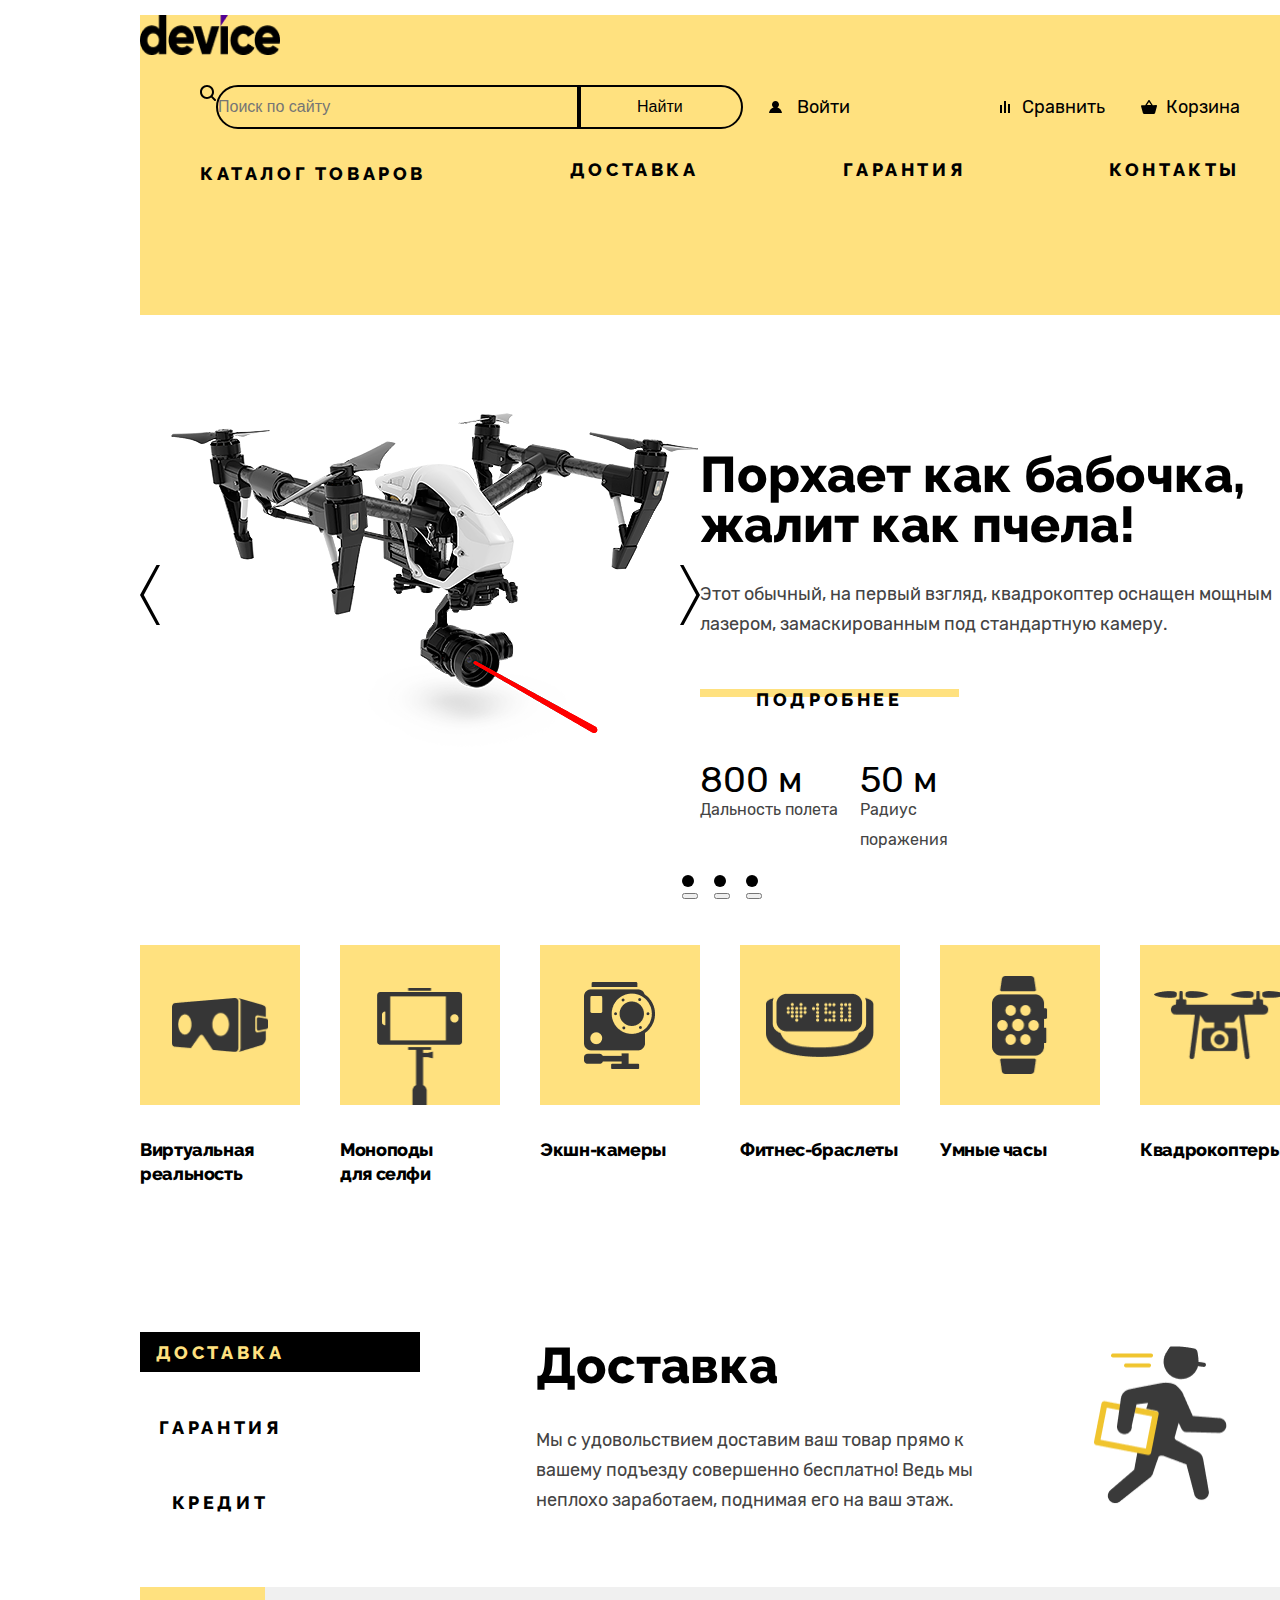
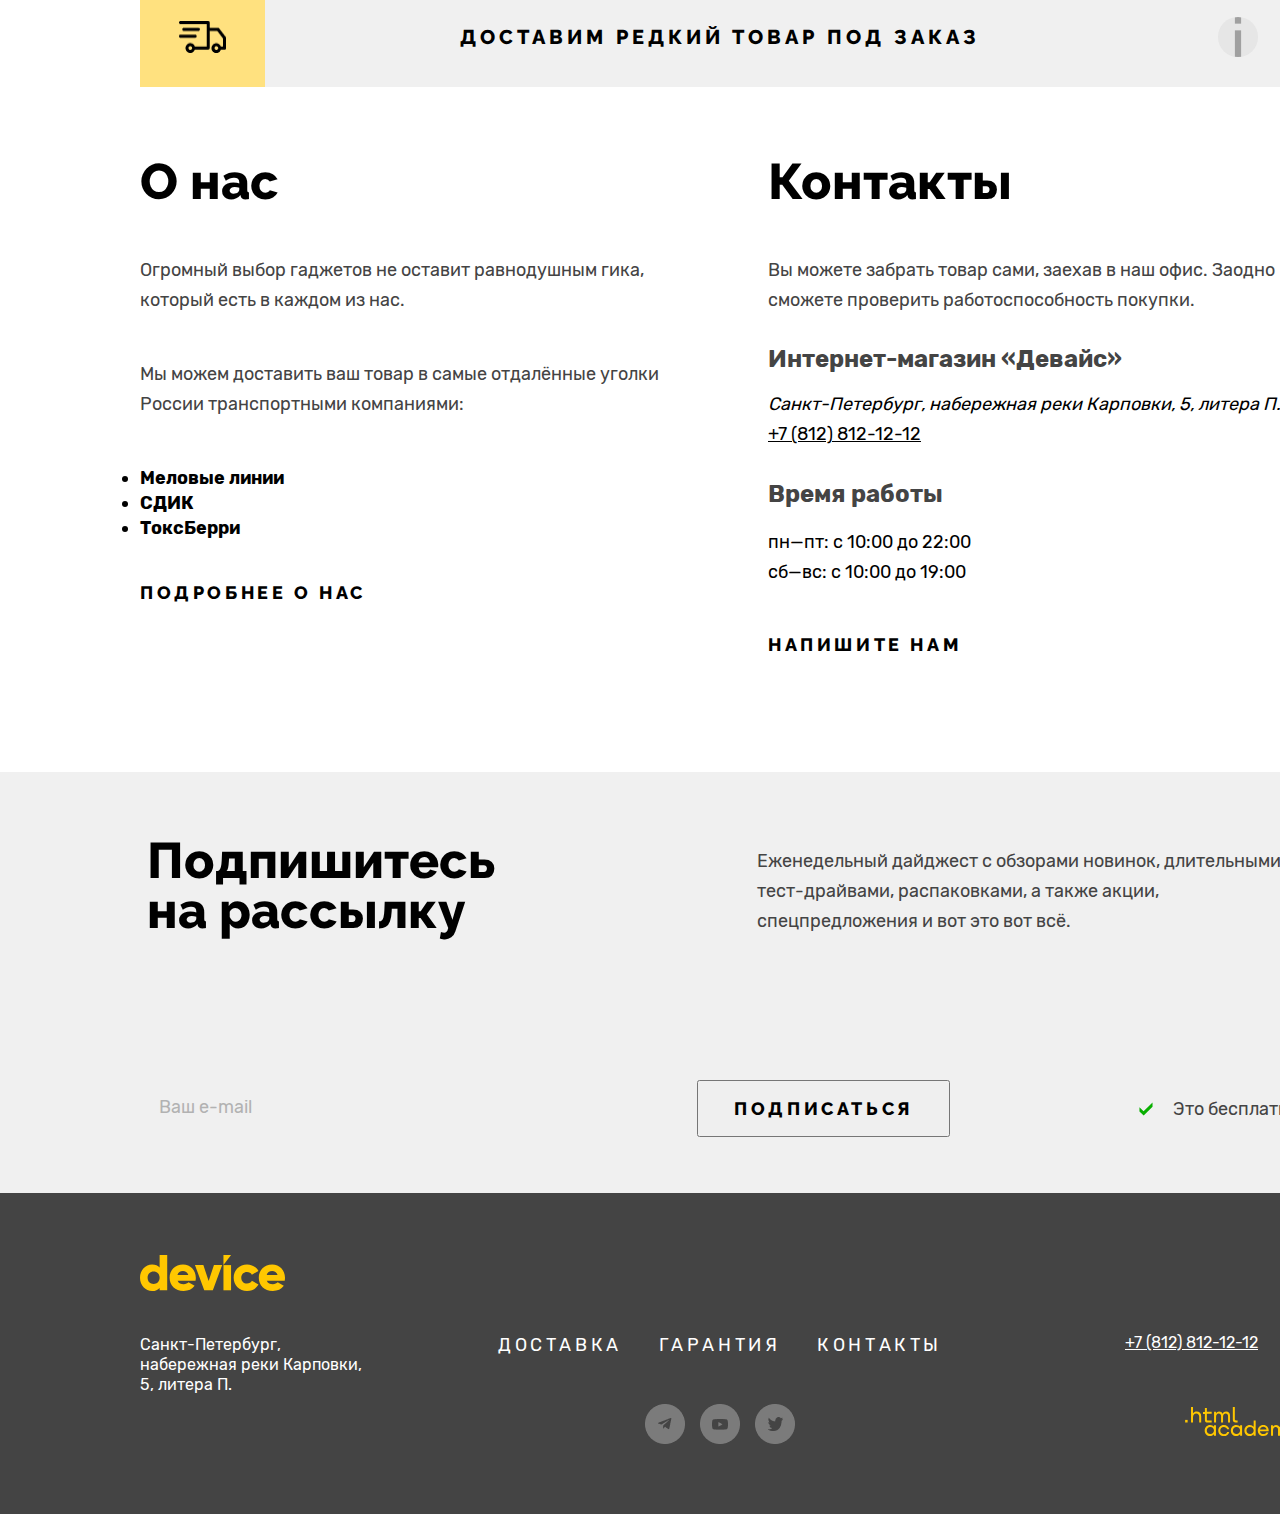
<file: index.html>
<!DOCTYPE html>
<html lang="ru">

  <head>
    <meta charset="utf-8">
    <title>HTML Academy: Девайс</title>
    <link rel="stylesheet" href="styles/styles.css">
  </head>
  <body>
    <div class="container-content">
      <header class="page-header">
        <div class="container-nav">
          <a class="logo-link" href="#">
            <img src="/images/logo.png" width="140px" height="40px" alt="logo-device">
          </a>
          <nav class="navigation">
            <ul class="navigation-use">
              <li class="navigation-use-serch">
                <div class="search-on-site">
                  <form class="form-serch" action="https://htmlacademy.ru/" method="post">
                    <label for="item-serch"></label>
                    <svg aria-hidden="true" focusable="false" width="16" height="16" viewBox="0 0 16 16" fill="none"
                      xmlns="http://www.w3.org/2000/svg">
                      <path
                        d="M15.7 14.3L12.6 11.2C13.5 10 14 8.6 14 7C14 3.1 10.9 0 7 0C3.1 0 0 3.1 0 7C0 10.9 3.1 14 7 14C8.6 14 10 13.5 11.2 12.6L14.3 15.7C14.5 15.9 14.7 16 15 16C15.6 16 16 15.6 16 15C16 14.8 15.9 14.5 15.7 14.3ZM2 7C2 4.2 4.2 2 7 2C9.8 2 12 4.2 12 7C12 9.8 9.8 12 7 12C4.2 12 2 9.8 2 7Z"
                        fill="black" />
                    </svg>
                    <input class="item-serch" type="text" id="item-serch" name="item-serch"
                      placeholder="Поиск по сайту">
                    <div class="btn-serch-wrapper">
                      <button class="btn-serch" type="submit">Найти</button>
                    </div>
                  </form>
                </div>
              </li>
              <li class="navigation-use-list enter">
                <div class="enter-wrapper">
                  <svg aria-hidden="true" focusable="false" width="13" height="12" viewBox="0 0 13 12" fill="none"
                    xmlns="http://www.w3.org/2000/svg">
                    <path
                      d="M0 12H13C12.8 9.4 10.9 7.2 8.3 6.5C9.3 5.9 10 4.8 10 3.5C10 1.6 8.4 0 6.5 0C4.6 0 3 1.6 3 3.5C3 4.8 3.7 5.9 4.7 6.5C2.1 7.2 0.2 9.4 0 12Z"
                      fill="black" />
                  </svg>
                  <a class="navigation-use-link" href="personal-entrance">Войти</a>
                </div>
              </li>
              <li class="navigation-use-list compare">
                <div class="compare-wrapper">
                  <svg aria-hidden="true" focusable="false" width="10" height="12" viewBox="0 0 10 12" fill="none"
                    xmlns="http://www.w3.org/2000/svg">
                    <path d="M6 0H4V12H6V0Z" fill="black" />
                    <path d="M2 4H0V12H2V4Z" fill="black" />
                    <path d="M10 3H8V12H10V3Z" fill="black" />
                  </svg>
                  <a class="navigation-use-link" href="compare">Сравнить</a>
                </div>
              </li>
              <li class="navigation-use-list cart">
                <div class="cart-wrapper">
                  <svg aria-hidden="true" focusable="false" width="16" height="14" viewBox="0 0 16 14" fill="none"
                    xmlns="http://www.w3.org/2000/svg">
                    <path
                      d="M15.3 5L11.8 5.2L8.6 0.3C8.5 0.1 8.2 0 8 0C7.8 0 7.5 0.1 7.4 0.3L4.2 5.2H0.7C0.3 5.2 0 5.5 0 5.9C0 6 0 6 0 6.1L1.9 12.9C2.1 13.6 2.6 14 3.3 14H12.7C13.4 14 13.9 13.6 14.1 12.9L16 6C16 5.9 16 5.9 16 5.8C16 5.4 15.7 5 15.3 5ZM8 1.9L10.2 5.1H5.9L8 1.9Z"
                      fill="black" />
                  </svg>
                  <a class="navigation-use-link" href="cart">Корзина</a>
                </div>
              </li>
            </ul>
            <ul class="navigation-serch">
              <li class="navigation-serch-list">
                <a class="navigation-serch-link" href="catalog">Каталог товаров</a>
                <!--
                <div class="navigation-catalog">
                  <ul class="navigation-catalog-menu">
                    <li class="nav_catalog-menu-list">
                      <a class="nav_catalog-menu-item" href="#">Виртуальная реальность</a>
                      <a class="nav_catalog-menu-item" href="#">Моноподы для cелфи</a>
                      <a class="nav_catalog-menu-item" href="#">Экшн-камеры</a>
                    </li>
                    <li class="nav_catalog-menu-list">
                      <a class="nav_catalog-menu-item" href="#">Фитнес-браслеты</a>
                      <a class="nav_catalog-menu-item" href="#">Умные часы</a>
                    </li>
                    <li class="nav_catalog-menu-list">
                      <a class="nav_catalog-menu-item" href="#">Квадрокоптеры</a>
                    </li>
                  </ul>
                </div>-->
              </li>
              <li class="navigation-list-service">
                <a class="navigation-serch-link" href="delivery">Доставка</a>
              </li>
              <li class="navigation-list-service">
                <a class="navigation-serch-link" href="guarantee">Гарантия</a>
              </li>
              <li class="navigation-list-service">
                <a class="navigation-serch-link" href="contacts">Контакты</a>
              </li>
            </ul>
          </nav>
        </div>
      </header>
    </div>
    <main class="main-index">
      <div class="container-content">
        <div class="container-slider-promo">
          <h1 class="visually-hidden">Интернет-магазин "DEVICE"</h1>
          <Section class="foto-device-types">
            <h2 class="visually-hidden">Топ девайсы</h2>
            <a class="foto-device-title visually-hidden">Фотогалерея</a>
            <div class="slider-wrapper">
              <img class="img-slider" src="/images/slider-quadrocopter.png" width="560px" height="560px"
                alt="quadrocopter">
              <div class="slider-controls">
                <button class="slider-button slider-prev" type="button">
                  <span class="visually-hidden">Предыдущее фото</span>
                </button>
                <button class="slider-button slider-next" type="button">
                  <span class="visually-hidden">Следующее фото</span>
                </button>
              </div>
            </div>
            <div class="slider-pagination-control">
              <ol class="slider-pagination">
                <li class="slider-pagination-item">
                  <button class="slider-pagination-button slider-pagination-button-current" type="button">
                    <span class="visually-hidden">1 фото</span>
                  </button>
                </li>
                <li class="slider-pagination-item">
                  <button class="slider-pagination-button" type="button">
                    <span class="visually-hidden">2 фото</span>
                  </button>
                </li>
                <li class="slider-pagination-item">
                  <button class="slider-pagination-button" type="button">
                    <span class="visually-hidden">3 фото</span>
                  </button>
                </li>
              </ol>
            </div>
          </Section>
          <section class="slider-description">
            <div class="slider-description-wrapper">
              <h2 class="visually-hidden">Описание промотоваров</h2>
              <img class="img-slider-namber" src="/images/zero-one.png" width="250px" height="135px"
                alt="slider-namber-one">
              <b class="slider-promo">Порхает как бабочка, жалит как пчела!</b>
              <p class="slider-text description">Этот обычный, на первый взгляд, квадрокоптер оснащен мощным лазером,
                замаскированным
                под
                стандартную камеру.</p>
              <a class="btn btn-line" href="#">Подробнее</a>
              <ul class="characteristics">
                <li class="characteristics-range">
                  <b class="characteristics-metrics">800 м</b>
                  <span class="characteristics-text">Дальность полета</span>
                </li>
                <li class="characteristics-radius">
                  <b class="characteristics-metrics">50 м</b>
                  <span class="characteristics-text">Радиус поражения</span>
                </li>
              </ul>
            </div>
            <!-- <img class="img-slider" src="/images/smart-bracelet-slider.png" width="560px" height="560px"
              alt="smart-bracelet">
            <img class="img-slider-namber" src="/images/zero-two.png" width="250px" height="135px"
              alt="slider-namber-one">
            <b class="slider-promo">Худеем правильно!</b>
            <p class="description">Мотивирующие фитнес-браслеты помогут найти в себе силы не пропускать занятия и
              соблюдать
              диету.</p>
            <a class="btn" href="#">Подробнее</a>
            <ul class="characteristics">
              <li class="characteristics-range">
                <b class="characteristics-metrics">48 часов </b>
                <span class="characteristics-text">Без подзарядки</span>
              </li>
            </ul>
            <img class="img-slider" src="/images/selfie-stick-slider.png" width="560px" height="560px"
              alt="selfie-stick">
            <img class="img-slider-namber" src="/images/zero-three.png" width="250px" height="135px"
              alt="slider-namber-one">
            <b class="slider-promo">Делай селфи, как Бен Стиллер! </b>
            <p class="description">Самая длинная палка для селфи доступна в нашем магазине. Восемь (Восемь, Карл!)
              метров
              длиной и весом всего 5 кг.</p>
            <a class="btn" href="#">Подробнее</a>
            <ul class="characteristics">
              <li class="characteristics-range">
                <b class="characteristics-metrics">8,5 м </b>
                <span class="characteristics-text">Длина палки</span>
              </li>
              <li class="characteristics-radius">
                <b class="characteristics-metrics">5 кг </b>
                <span class="characteristics-text">Вес палки</span>
              </li>
              <li class="characteristics-radius">
                <b class="characteristics-metrics">Карбон </b>
                <span class="characteristics-text">Материал</span>
              </li>
            </ul>
            -->
          </section>
        </div>
        <section class="gadgets">
          <h2 class="visually-hidden">категории гаджетов</h2>
          <ul class="gadget-categories">
            <li class="product-category">
              <a class="product-category-link" href="#">
                <div class="product-category-img">
                  <img class="category-img-item" src="images/virtual-reality.png" alt="Виртуальная реальность"
                    width="96.95px" height="54.99px">
                </div>
                <p class="product-category-name">Виртуальная реальность</p>
              </a>
            </li>
            <li class="product-category">
              <a class="product-category-link" href="#">
                <div class="product-category-img-mono">
                  <img class="category-img-item" src="images/selfie-stick.png" alt="Моноподы для селфи" width="85.87px"
                    height="117px">
                </div>
                <p class="product-category-name">Моноподы<br>для селфи</p>
              </a>
            </li>
            <li class="product-category">
              <a class="product-category-link" href="#">
                <div class="product-category-img">
                  <img class="category-img-item" src="/images/camera.png" alt="Экшн-камеры" width="71.02px"
                    height="87px">
                </div>
                <p class="product-category-name">Экшн-камеры</p>
              </a>
            </li>
            <li class="product-category">
              <a class="product-category-link" href="#">
                <div class="product-category-img">
                  <img class="category-img-item" src="images/smart-bracelet.png" alt="Фитнес-браслеты" width="107.31px"
                    height="64.99px">
                </div>
                <p class="product-category-name">Фитнес-браслеты</p>
              </a>
            </li>
            <li class="product-category">
              <a class="product-category-link" href="#">
                <div class="product-category-img">
                  <img class="category-img-item" src="images/watch.png" alt="Умные часы" width="56.01px"
                    height="97.98px">
                </div>
                <p class="product-category-name">Умные часы</p>
              </a>
            </li>
            <li class="product-category">
              <a class="product-category-link" href="#">
                <div class="product-category-img">
                  <img class="category-img-item" src="images/quadrocopter.png" alt="Квадрокоптеры" width="132.03px"
                    height="69.01px">
                </div>
                <p class="product-category-name">Квадрокоптеры</p>
              </a>
            </li>
          </ul>
        </section>
      </div>
      <div class="container">
        <div class="services-container">
          <section class="services">
            <div class="services-list-wrapper">
              <h2 class="visually-hidden">Сервисы магазина</h2>
              <a class="delivery-btn" href="#"><span class="delivery-btn-text">доставка</span></a>
              <a class="btn btn-services" href="#">гарантия</a>
              <a class="btn btn-services" href="#">кредит</a>
            </div>
            <div class="services-description-wrapper">
              <h3 class="delivery-services">Доставка</h3>
              <p class="description services-description">Мы с удовольствием доставим ваш товар прямо к вашему подъезду
                совершенно бесплатно!
                Ведь
                мы неплохо заработаем, поднимая его на ваш этаж.</p>
            </div>
            <div class="services-img-wrapper">
              <img class="services-img" src="images/delivery-man.png" alt="delivery-man" width="136px" height="164px">
            </div>
            <!-- <h3 class="delivery-services">Гарантия</h3>
            <p class="description">Если из-за возгорания купленного у нас товара у вассгорит дом — не переживайте, мы
              выдадим вам новый. Товар, не дом, конечно же.</p>
            <img class="services-img" src="images/guarantees.png" alt="guarantees" width="171px" height="195px">
            <h3 class="delivery-services">Кредит</h3>
            <p class="description">Залезть в долговую яму стало проще! Кредитные консультанты подберут для вас наиболее
              выгодные условия кредита. Выгодные для банка, разумеется.</p>
            <img class="services-img" src="images/credit.png" alt="credit" width="156px" height="188px">
          </section>
          -->
        </div>
        <div class="container-content">
          <section class="special-delivery">
            <H2 class="visually-hidden">Специальная доставка</H2>
            <div class="spec-del-img-wrapper">
              <img class="special-delivery-img" src="images/delivery-car.png" alt="delivery-car" width="47px"
                height="31.1px">
            </div>
            <p class="special-delivery-text">доставим редкий товар под заказ</p>
            <div class="spec-del-inf-wrapper">
              <img class="special-delivery-information" src="images/i.svg" alt="i" width="2px" height="12px">
            </div>
          </section>
        </div>
        <div class="information-wrapper">
          <section class="information-about-us">
            <h2 class="contacts-title">О нас</h2>
            <div class="about-us-wrapper">
              <p class="description">Огромный выбор гаджетов не оставит равнодушным гика, который есть в каждом из нас.
              </p>
              <p class="description">Мы можем доставить ваш товар в самые отдалённые уголки России транспортными
                компаниями:
              </p>
              <ul class="delivery-companies">
                <li class="delivery-companies-list">
                  <p class="delivery-companies-name">Меловые линии</p>
                </li>
                <li class="delivery-companies-list">
                  <p class="delivery-companies-name">СДИК</p>
                </li>
                <li class="delivery-companies-list">
                  <p class="delivery-companies-name">ТоксБерри</p>
                </li>
              </ul>
              <a class="btn" href="#">Подробнее о нас</a>
            </div>
          </section>
          <section class="contacts">
            <h2 class="contacts-title">Контакты</h2>
            <div class="contacts-wrapper">
              <p class="description">Вы можете забрать товар сами, заехав в наш офис. Заодно сможете проверить
                работоспособность покупки. </p>
              <div class="contacts-address-wrapper">
                <h3 class="contacts-subtitle">Интернет-магазин «Девайс»</h3>
                <address class="contacts-address">
                  <p class="contacts-address-text">Санкт-Петербург, набережная реки Карповки, 5, литера П.</p>
                  <a class="contacts-phone" href="tel:+78128121212">+7 (812) 812-12-12</a>
                </address>
              </div>
              <div class="contacts-time-wrapper">
                <h3 class="contacts-subtitle">Время работы</h3>
                <ul class="contacts-schedule">
                  <li class="contacts-schedule-item">пн—пт: с 10:00 до 22:00</li>
                  <li class="contacts-schedule-item">сб—вс: с 10:00 до 19:00</li>
                </ul>
              </div>
              <a class="btn" href="#">Напишите нам</a>
            </div>
          </section>
        </div>
      </div>
      <div class="container">
        <section class="subscription">
          <div class="subscription-text-wrapper">
            <div class="subscription-title-wrapper">
              <h2 class="subscription-title">Подпишитесь на рассылку</h2>
            </div>
            <div class="subscription-description-wrapper">
              <p class="description">Еженедельный дайджест с обзорами новинок, длительными тест-драйвами, распаковками,
                а также акции,
                спецпредложения и вот это вот всё.</p>
            </div>
          </div>
          <div class="subscription-form-wrapper">
            <form class="subscription-form" action="https://echo.htmlacademy.ru/" method="post">
              <p class="subscription-form-mail">
                <label class="form-label" for="subscription-mail"></label>
                <input class="subscription-mail-text" type="text" id="subscription-mail" name="subscription-mail"
                  placeholder="Ваш e-mail">
              </p>
            </form>
            <button class="subscription-btn" type="submit">Подписаться</button>
            <div class="clearing">
              <img class="clearing-img" src="images/check-mark.svg" alt="check-mark" width="14px" height="14px">
              <p class="description clearing-text">Это бесплатно</p>
            </div>
          </div>
        </section>
      </div>
    </main>
    <div class="container">
      <footer class="footer-page">
        <h2 class="visually-hidden">Контактная информация</h2>
        <section class="footer-address">
          <h3 class="visually-hidden">Адрес</h3>
          <address class="footer-address-name">
            <img src="/images/logo-fotter.svg" width="145px" height="36px" alt="logo-device-fotter">
            <p class="description-address">Санкт-Петербург, набережная реки Карповки, 5, литера П.</p>
          </address>
        </section>
        <div class="footer-nav-social-wapper">
          <section class="footer-nav">
            <h3 class="visually-hidden">Навигация</h3>
            <ul class="footer-nav-serch">
              <li class="footer-nav-serch-list">
                <a class="footer-nav-serch-link" href="delivery">Доставка</a>
              </li>
              <li class="footer-nav-serch-list">
                <a class="footer-nav-serch-link" href="guarantee">Гарантия</a>
              </li>
              <li class="footer-nav-serch-list">
                <a class="footer-nav-serch-link" href="contacts">Контакты</a>
              </li>
            </ul>
          </section>
          <section class="footer-social">
            <h3 class="visually-hidden">Социальные сети</h3>
            <ul class="footer-social-list">
              <li class="footer-social-item">
                <a class="social-button telegram" href="#">
                  <img src="images/telegram.png" width="40px" height="40px" alt="telegram">
                  <span class="visually-hidden">Telegram</span>
                </a>
              </li>
              <li class="footer-social-item">
                <a class="social-button youtube" href="#">
                  <img src="images/youtube.png" width="40px" height="40px" alt="youtube">
                  <span class="visually-hidden">YouTube</span>
                </a>
              </li>
              <li class="footer-social-item">
                <a class="social-button twiter " href="#">
                  <img src="images/twitter.png" width="40px" height="40px" alt="twitter">
                  <span class="visually-hidden">Twiter</span>
                </a>
              </li>
            </ul>
          </section>
        </div>
        <section class="footer-phone">
          <h3 class="visually-hidden">Телефон</h3>
          <a class="footer-contacts-phone" href="tel:+78128121212">+7 (812) 812-12-12</a>
          <a class="footer-html-logo" href="#">
            <img src="images/html-academy.svg" alt="logo-html" width="114.9px" height="32.9px">
          </a>
        </section>
      </footer>
    </div>
  </body>

</html>
</file>
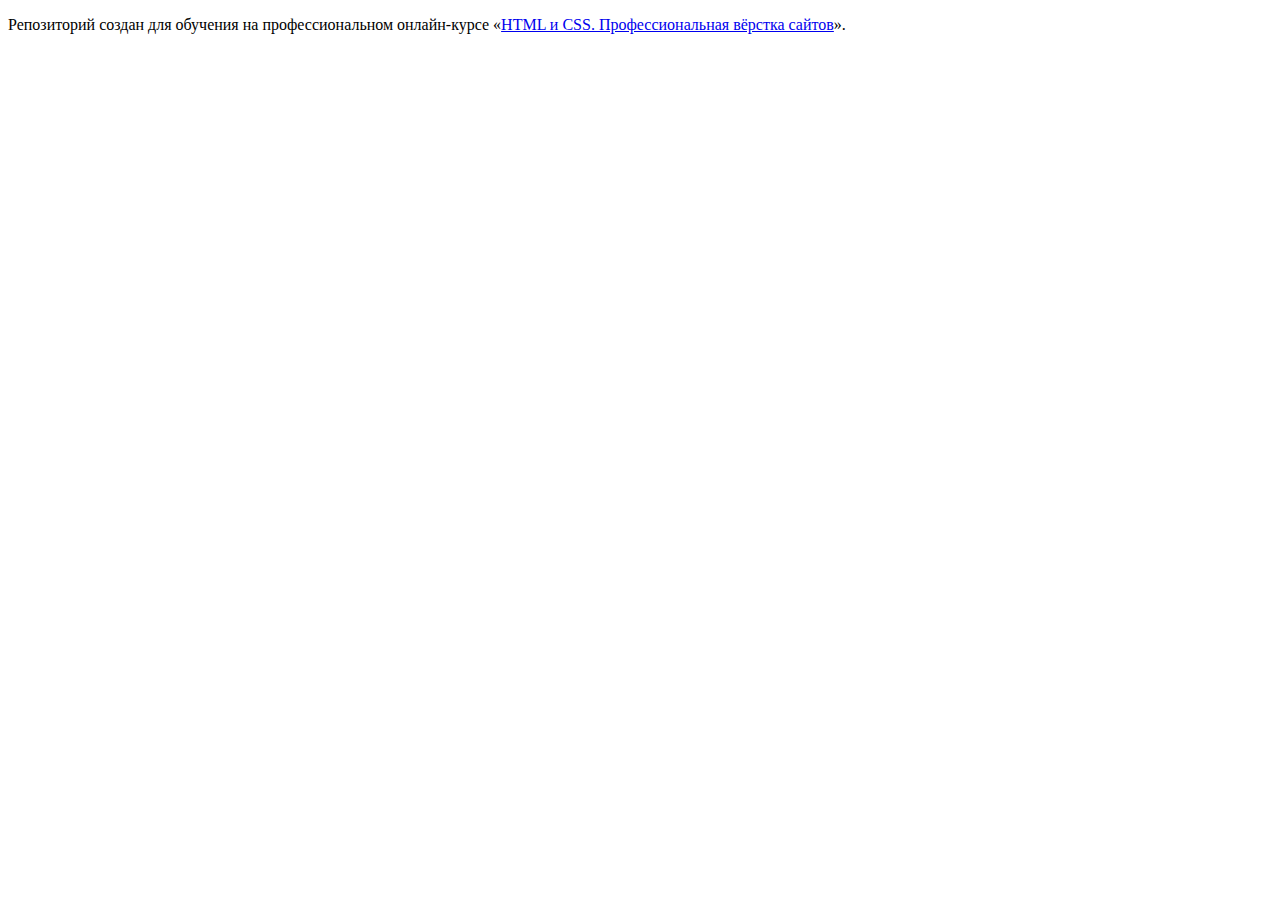
<file: master/index.html>
<!DOCTYPE html>
<html lang="ru">
  <head>
    <meta charset="utf-8">
    <title>HTML Academy: Девайс</title>
    <base href="https://htmlacademy-htmlcss.github.io/2198327-device-35/master/">
</head>
  <body>

    <p>Репозиторий создан для обучения на профессиональном онлайн‑курсе «<a href="https://htmlacademy.ru/intensive/htmlcss">HTML и CSS. Профессиональная вёрстка сайтов</a>».</p>

  </body>
</html>
</file>
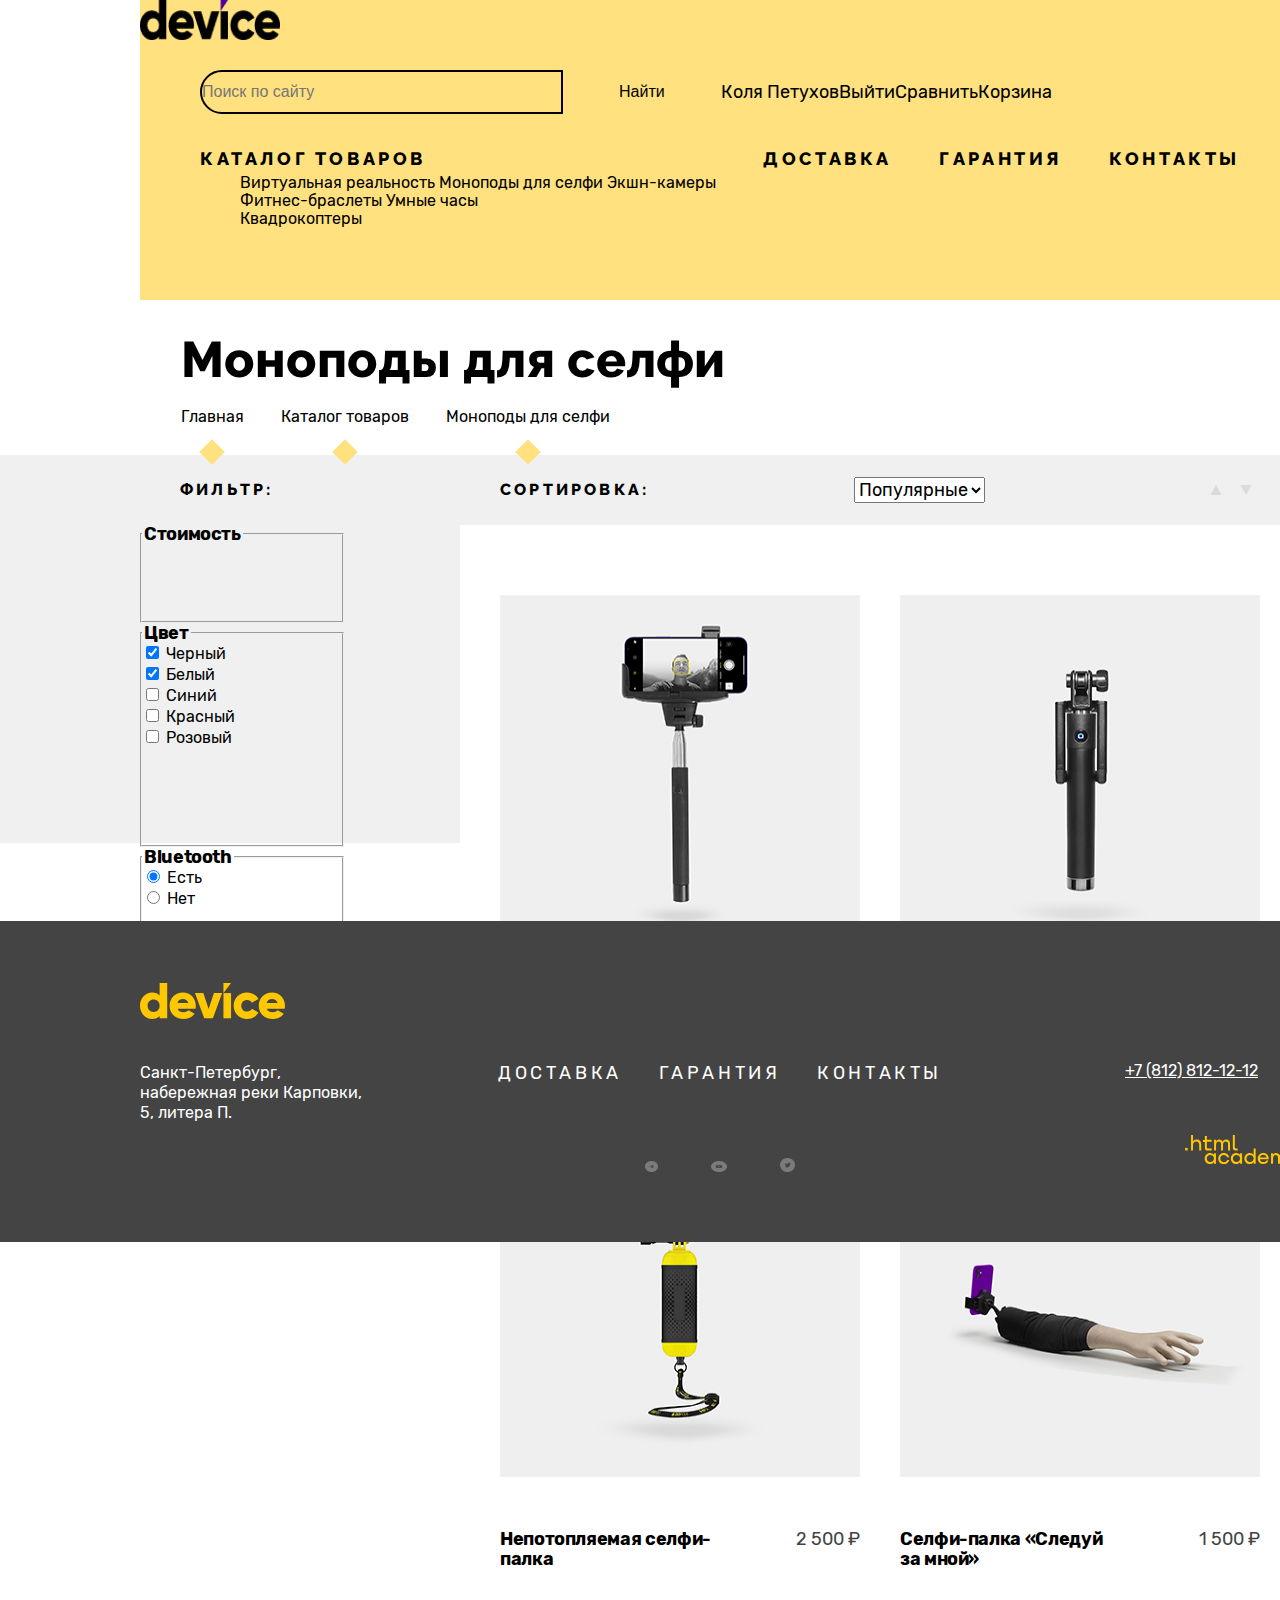
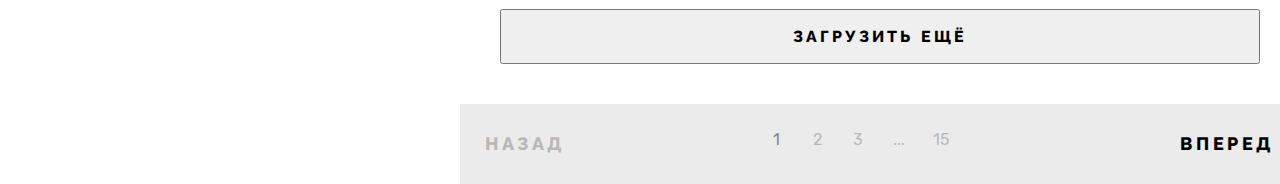
<file: catalog.html>
<!DOCTYPE html>
<html lang="ru">

  <head>
    <meta charset="utf-8">
    <title>Каталог Девайс</title>
    <link rel="stylesheet" href="styles/styles.css">
  </head>

  <body>
    <div class="container-content">
      <header class="page-header">
        <a class="logo-link" href="#">
          <img src="/images/logo.png" alt="logo-device" width="140px" height="40px">
        </a>
        <nav class="navigation">
          <ul class="navigation-use">
            <li class="navigation-use-serch">
              <div class="search-on-site">
                <form class="form-serch" action="https://htmlacademy.ru/" method="post">
                  <label for="item-serch"></label>
                  <input class="item-serch" type="text" id="item-serch" name="item-serch" placeholder="Поиск по сайту">
                  <button class="btn-serch" type="submit">Найти</button>
                </form>
              </div>
            </li>
            <li class="navigation-use-list">
              <a class="navigation-use-link" href="personal-entrance">Коля Петухов</a>
            </li>
            <li class="navigation-use-list">
              <a class="navigation-use-link" href="personal-entrance">Выйти</a>
            </li>
            <li class="navigation-use-list">
              <a class="navigation-use-link" href="compare">Сравнить</a>
            </li>
            <li class="navigation-use-list">
              <a class="navigation-use-link" href="cart">Корзина</a>
            </li>
          </ul>
          <ul class="navigation-serch">
            <li class="navigation-serch-list">
              <a class="navigation-serch-link" href="catalog">Каталог товаров</a>
              <div class="navigation-catalog">
                <ul class="navigation-catalog-menu">
                  <li class="nav_catalog-menu-list">
                    <a class="nav_catalog-menu-item" href="#">Виртуальная реальность</a>
                    <a class="nav_catalog-menu-item" href="#">Моноподы для cелфи</a>
                    <a class="nav_catalog-menu-item" href="#">Экшн-камеры</a>
                  </li>
                  <li class="nav_catalog-menu-list">
                    <a class="nav_catalog-menu-item" href="#">Фитнес-браслеты</a>
                    <a class="nav_catalog-menu-item" href="#">Умные часы</a>
                  </li>
                  <li class="nav_catalog-menu-list">
                    <a class="nav_catalog-menu-item" href="#">Квадрокоптеры</a>
                  </li>
                </ul>
              </div>
            </li>
            <li class="navigation-serch-list">
              <a class="navigation-serch-link" href="delivery">Доставка</a>
            </li>
            <li class="navigation-serch-list">
              <a class="navigation-serch-link" href="guarantee">Гарантия</a>
            </li>
            <li class="navigation-serch-list">
              <a class="navigation-serch-link" href="contacts">Контакты</a>
            </li>
        </nav>
      </header>
    </div>
    <main class="main-catalog">
      <header class="inner-header">
        <h1 class="inner-header-title">Моноподы для селфи</h1>
        <ul class="breadcrumbs">
          <li class="breadcrumbs-item">
            <a class="breadcrumbs-link" href="index.html">Главная</a>
          </li>
          <li class="breadcrumbs-item">
            <a class="breadcrumbs-link" href="index.html">Каталог товаров</a>
          </li>
          <li class="breadcrumbs-item">
            <a class="breadcrumbs-link">Моноподы для селфи</a>
          </li>
        </ul>
      </header>
      <section class="catalog-products">
        <div class="catalog-products-container">
          <div class="catalog-wrapper">
            <h2 class="catalog-filter"><span class="filter">фильтр:</span></h2>
            <fieldset class="catalog-filter-price">
              <legend class="catalog-filter-title">Стоимость</legend>
            </fieldset>
            <form class="catalog-filter-form" action="https://echo.htmlacademy.ru/" method="get">
              <fieldset class="catalog-filter-color">
                <legend class="catalog-filter-title">Цвет</legend>
                <ul class="catalog-filter-list">
                  <li class="catalog-filter-item">
                    <label class="control">
                      <input class="control-input" type="checkbox" name="black" checked>
                      Черный
                    </label>
                  </li>
                  <li class="catalog-filter-item">
                    <label class="control">
                      <input class="control-input" type="checkbox" name="White" checked>
                      Белый
                    </label>
                  </li>
                  <li class="catalog-filter-item">
                    <label class="control">
                      <input class="control-input" type="checkbox" name="blue">
                      Синий
                    </label>
                  </li>
                  <li class="catalog-filter-item">
                    <label class="control">
                      <input class="control-input" type="checkbox" name="red">
                      Красный
                    </label>
                  </li>
                  <li class="catalog-filter-item">
                    <label class="control">
                      <input class="control-input" type="checkbox" name="pink">
                      Розовый
                    </label>
                  </li>
                </ul>
              </fieldset>
              <fieldset class="catalog-filter-buetooth">
                <legend class="catalog-filter-title">Bluetooth</legend>
                <ul class="catalog-filter-list">
                  <li class="catalog-filter-item">
                    <label class="control">
                      <input class="control-input" type="radio" name="product-group" value="There-is" checked>
                      Есть
                    </label>
                  </li>
                  <li class="catalog-filter-item">
                    <label class="control">
                      <input class="control-input" type="radio" name="product-group" value="not">
                      Нет
                    </label>
                  </li>
                </ul>
              </fieldset>
              <div class="btn-catalog">
                <a class="btn" type="submit">Показать</a>
              </div>
            </form>
          </div>
          <div class="catalog-filter-wrapper">
            <div class="sorting-menu">
              <h2 class="filter">сортировка:</h2>
              <div class="select-menu">
                <select class="select-control popular-text" aria-label="Популярные">
                  <option value="popular">Популярные</option>
                  <option value="cheap"></option>
                  <option value="expensive"></option>
                </select>
              </div>
              <div class="change-sheet">
                <a class="button-up" href="#">
                  <svg class="navigation-icon" aria-hidden="true" focusable="false" width="12" height="10"
                    viewBox="0 0 12 10" fill="none" xmlns="http://www.w3.org/2000/svg">
                    <path d="M6 0L11.5 10H0.5" />
                  </svg>
                  <span class="visually-hidden">список вверх</span>
                </a>
                <a class="button-down" href="#">
                  <svg class="navigation-icon" aria-hidden="true" focusable="false" width="12" height="10"
                    viewBox="0 0 12 10" fill="none" xmlns="http://www.w3.org/2000/svg">
                    <path d="M6 10L0.499999 9.61651e-07L11.5 0" />
                  </svg>
                  <span class="visually-hidden">список вниз</span>
                </a>
              </div>
            </div>
            <div class="product-catalog-list">
              <ul class="product-list">
                <div class="product-card-first-line">
                  <li class="product-card">
                    <a class="product-card-link" href="product.html">
                      <img class="product-card-image" src="images/product-1.jpg" width="360px" height="360px"
                        alt="Любительская селфи-палка">
                    </a>
                    <div class="product-text-wrapper">
                      <span class="product-card-title">Любительская селфи-палка</span>
                      <b class="product-card-price">500 ₽</b>
                    </div>
                  </li>
                  <li class="product-card">
                    <a class="product-card-link" href="#">
                      <img class="product-card-image" src="images/product-2.jpg" width="360px" height="360px"
                        alt="Профессиональная селфи-палка">
                    </a>
                    <div class="product-text-wrapper">
                      <span class="product-card-title">Профессиональная селфи-палка</span>
                      <b class="product-card-price">1 500 ₽</b>
                    </div>
                  </li>
                </div>
                <div class="product-card-first-line">
                  <li class="product-card">
                    <a class="product-card-link" href="#">
                      <img class="product-card-image" src="images/product-3.jpg" width="360px" height="360px"
                        alt="Непотопляемая селфи-палка">
                    </a>
                    <div class="product-text-wrapper">
                      <span class="product-card-title">Непотопляемая селфи-палка</span>
                      <b class="product-card-price">2 500 ₽</b>
                    </div>
                  </li>
                  <li class="product-card">
                    <a class="product-card-link" href="#">
                      <img class="product-card-image" src="images/product-4.jpg" width="360px" height="360px"
                        alt="Селфи-палка «Следуй за мной»">
                    </a>
                    <div class="product-text-wrapper">
                      <span class="product-card-title">Селфи-палка «Следуй за мной»</span>
                      <b class="product-card-price">1 500 ₽</b>
                    </div>
                  </li>
                </div>
              </ul>
              <div class="show-more-wrapper">
                <button class="button-show-more" type="button"><span class="show-more-text">Загрузить
                    ещё</span></button>
              </div>
              <div class="pagination">
                <div class="pagination-button">
                  <a class="pagination-prev pagination-disabled">
                    <span class="pagination-back">Назад</span>
                  </a>
                </div>
                <ul class="pagination-namber">
                  <li class="pagination-item">
                    <a class="pagination-link pagination-current">1</a>
                  </li>
                  <li class="pagination-item">
                    <a class="pagination-link" href="#">2</a>
                  </li>
                  <li class="pagination-item">
                    <a class="pagination-link" href="#">3</a>
                  </li>
                  <li class="pagination-item">
                    <a class="pagination-link" href="#">...</a>
                  </li>
                  <li class="pagination-item">
                    <a class="pagination-link" href="#">15</a>
                  </li>
                </ul>
                <div class="pagination-button">
                  <a class="pagination-next" href="#">
                    <span class="pagination-forward">Вперед</span>
                  </a>
                </div>
              </div>
            </div>
          </div>
        </div>
      </section>
    </main>
    <div class="container">
      <footer class="footer-page">
        <h2 class="visually-hidden">Контактная информация</h2>
        <section class="footer-address">
          <h3 class="visually-hidden">Адрес</h3>
          <address class="footer-address-name">
            <img src="/images/logo-fotter.svg" width="145px" height="36px" alt="logo-device-fotter">
            <p class="description-address">Санкт-Петербург, набережная реки Карповки, 5, литера П.</p>
          </address>
        </section>
        <div class="footer-nav-social-wapper">
          <section class="footer-nav">
            <h3 class="visually-hidden">Навигация</h3>
            <ul class="footer-nav-serch">
              <li class="footer-nav-serch-list">
                <a class="footer-nav-serch-link" href="delivery">Доставка</a>
              </li>
              <li class="footer-nav-serch-list">
                <a class="footer-nav-serch-link" href="guarantee">Гарантия</a>
              </li>
              <li class="footer-nav-serch-list">
                <a class="footer-nav-serch-link" href="contacts">Контакты</a>
              </li>
            </ul>
          </section>
          <section class="footer-social">
            <h3 class="visually-hidden">Социальные сети</h3>
            <ul class="footer-social-list">
              <li class="footer-social-item">
                <a class="social-button telegram" href="#">
                  <img src="images/telegram.png" width="13.34px" height="11.19px" alt="telegram">
                  <span class="visually-hidden">Telegram</span>
                </a>
              </li>
              <li class="footer-social-item">
                <a class="social-button youtube" href="#">
                  <img src="images/youtube.png" width="16px" height="10.67px" alt="youtube">
                  <span class="visually-hidden">YouTube</span>
                </a>
              </li>
              <li class="footer-social-item">
                <a class="social-button twiter " href="#">
                  <img src="images/twitter.png" width="15px" height="14.06px" alt="twitter">
                  <span class="visually-hidden">Twiter</span>
                </a>
              </li>
            </ul>
          </section>
        </div>
        <section class="footer-phone">
          <h3 class="visually-hidden">Телефон</h3>
          <a class="footer-contacts-phone" href="tel:+78128121212">+7 (812) 812-12-12</a>
          <a class="footer-html-logo" href="#">
            <img src="images/html-academy.svg" alt="logo-html" width="114.9px" height="32.9px">
          </a>
        </section>
      </footer>
    </div>
  </body>
</html>
</file>
<file: styles/styles.css>
@font-face {
  font-family: "Raleway";
  font-style: normal;
  font-weight: 800;
  src: url("../fonts/raleway/raleway-800.woff2") format("woff2");
  font-display: swap;
}
@font-face {
  font-family: "Rubik";
  font-style: normal;
  font-weight: 400;
  src: url("../fonts/rubik/rubik-400.woff2") format("woff2");
  font-display: swap;
}
@font-face {
  font-family: "Rubik";
  font-style: normal;
  font-weight: 700;
  src: url("../fonts/rubik/rubik-700.woff2") format("woff2");
  font-display: swap;
}
html {
  height: 100%;
}
body {
  margin: 0;
  display: flex;
  flex-direction: column;
  position: absolute;
  min-height: 100%;
  font-family: "Rubik", sans-serif;
  font-size: 18px;
  line-height: 30px;
  color: #000000;
  background-color: #ffffff;

}

.visually-hidden {
  position: absolute;
  width: 1px;
  height: 1px;
  margin: -1px;
  padding: 0;
  border: 0;
  clip: rect(0 0 0 0);
  overflow: hidden;
}

.container {
  width: 1440px;
}

.container-content {
  margin: 0 auto;
  width: 1160px;
}

.main-catalog {
  flex-grow: 1;
  margin-bottom: 78px;
}

.container-menu {
  margin: 0;
  width: 1079px;
}

.page-header {
  width: 1160px;
  height: 300px;
  margin-top: 40px;
  margin: 0 auto;
  background: #FFE17F;
}
.container-nav {
  display: flex;
  flex-direction: column;
  justify-content: space-between;
  margin-top: 15px;
}
.logo-link {
  display: flex;
  Width: 145px;
  padding: 0;
  margin-bottom: 30px;
}

.logo-link :hover {
  opacity: 0.6;
}

.logo-link :focus {
  outline: 2px solid #AF4FFF;
  border-color: aqua;
}


.logo-link :active {
  opacity: 0.3;
}



.navigation {

}
.navigation-use {
  display: flex;
  flex-wrap: wrap;
  list-style-type: none;
  align-items: center;
  width: 1040px;
  margin: 0 auto;
  padding: 0;
}
.navigation-use-serch {
  display: flex;
  flex-wrap: wrap;
  align-items: center;
}
.search-on-site {

}
.form-serch {
  display: flex;
  min-width: 517px;
  min-height: 40px;
}
.item-serch {
  width: 359px;
  height: 40px;
  font-size: 16px;
  line-height: 20px;
  color: #000000;
  background: none;
  border: 2px solid #000000;
  border-radius: 50px 0 0 50px;
  margin: 0;
  padding: 0;
}

.btn-serch-wrapper {
  width: 160px;
  height: 40px;
  border: 2px solid #000000;
  border-radius: 0 50px 50px 0;
}

.btn-serch {
  color: #000000;
  background: none;
  font-size: 16px;
  line-height: 20px;
  border: none;
  padding: 10px 56px 10px 56px;
}
.navigation-use-list {

}
.enter {
  min-height: 30px;
  margin-left: 26px;
  margin-right: auto;
}

.enter-wrapper {
  display: flex;
  justify-content: space-between;
  align-items: center;
  width: 81px;
  height: 30px;
}

.compare {
  min-width: 105px;
  min-height: 30px;
}

.cart {
  min-height: 30px;
  min-width: 99px;
}

.cart-wrapper {
  display: flex;
  justify-content: space-between;
  align-items: center;
  width: 99px;
  height: 30px;
}

.navigation-use-link {
  font-weight: 400;
  color: #000000;
  text-decoration: none;
}

.navigation-serch {
  display: flex;
  flex-wrap: wrap;
  justify-content: space-between;
  list-style-type: none;
  width: 1040px;
  margin: 0 auto;
  padding: 0;
  margin-top: 30px;
}

.navigation-serch-list {

}

.compare-wrapper {
  display: flex;
  justify-content: space-between;
  align-items: center;
  width: 105px;
  height: 30px;
  margin-right: 36px;
}

.navigation-list-service {
  display: flex;
  flex-direction: row;
  justify-content: space-between;
}


.navigation-serch-link {
  font-family: "Raleway", sans-serif;
  line-height: 21px;
  letter-spacing: 0.2em;
  text-transform: uppercase;
  text-decoration: none;
  color: #000000;
}

.navigation-catalog {

}
.navigation-catalog-menu {

}
.nav_catalog-menu-list {
  font-family: "Rubik", sans-serif;
  font-weight: 400;
  font-size: 16px;
  line-height: 18px;
  list-style-type: none;
}

.nav_catalog-menu-item {
  color: #000000;
  text-decoration: none;
}
.main-index {

}
.container-slider-promo {
  display: flex;
  flex-direction: row;
}
.visually-hidden {

}
.foto-device-types {

}
.foto-device-title {

}

.slider-wrapper {
  position: relative;
}


.img-slider {
  display: block;
}

.slider-controls {
  position: absolute;
  top: 50%;
  display: flex;
  justify-content: space-between;
  width: 100%;
  transform: translateY(-50%);
}


.slider-button {
  width: 20px;
  height: 60px;
  color: #000000;
  background-color: #ffffff;
  border: none;
  cursor: pointer;
  background-image: url("../images/left.svg");
  background-position: center;
  background-repeat: no-repeat;
}


.slider-prev {

}

.slider-next {
  transform: rotate(180deg);
}

.slider-pagination-control {
  position: absolute;
  left: 682px;
}

.slider-pagination {
  display: flex;
  flex-wrap: wrap;
  justify-content: space-between;
  width: 76px;
  height: 12px;
  margin: 0;
  padding: 0;
  list-style-type: none;
}

.slider-pagination-item {
  width: 12px;
  height: 12px;
  margin: 0;
  padding: 0;
  background-color: #000000;
  border: none;
  border-radius: 50%;
  cursor: pointer;
}

.slider-pagination-button {

}

.slider-description {

}

.slider-description-wrapper {
  display: flex;
  flex-direction: column;
}

.img-slider-namber {
  align-self: flex-end;
  width: 250px;
  height: 135px;
}

.slider-promo {
  font-family: "Raleway", sans-serif;
  font-size: 50px;
  line-height: 50px;
  margin-bottom: 29px;
}


.description {
  font-weight: 400;
  color: #444444;
  margin: 0;
}

.btn {
  font-family: "Raleway", sans-serif;
  line-height: 21px;
  text-align: center;
  letter-spacing: 0.2em;
  text-transform: uppercase;
  text-decoration: none;
  color: #000000;
}

.btn-line {
  width: 259px;
  height: 8px;
  background: #FFE17F;
  margin-top: 50px;
  margin-bottom: 50px;
}



.characteristics {
  list-style-type: none;
  display: grid;
  grid-template-columns: 140px 140px;
  grid-template-rows: 72px;
  gap: 20px;
  padding: 0;
}

.characteristics-range {
  display: flex;
  flex-direction: column;
}

.characteristics-metrics {
  display: block;
  font-weight: 400;
  font-size: 36px;
}

.characteristics-text {
  display: block;
  font-weight: 400;
  font-size: 16px;
  color: #444444;
}


.characteristics-radius {

}

.gadgets {
  position: relative;
  width: 1160px;
  height: 253px;
  margin-top: 70px;
  margin-bottom: 70px;
}

.gadget-categories {
  display: flex;
  list-style-type: none;
  justify-content: space-between;
  padding: 0;
  margin: 0;
}

.product-category {
  width: 160px;
  height: 253px;
}

.product-category-link {
  text-decoration: none;
  color: #000000;
}

.product-category-img {
  display: flex;
  justify-content: center;
  align-items: center;
  width: 160px;
  height: 160px;
  background: #FFE17F;
}

.product-category-img-mono {
  display: flex;
  justify-content: center;
  align-items: end;
  width: 160px;
  height: 160px;
  background: #FFE17F;
}
.product-category-name {
  font-family: "Raleway", sans-serif;
  line-height: 24px;
  margin: 33px 0 0 0;
  letter-spacing: -0.02em;
}

.services-container {
  display: flex;
  width: 1160px;
  height: 319px;
  margin: 0 auto;
}

.services-list-wrapper {
  display: flex;
  flex-direction: column;
  align-items: flex-start;
  justify-content: space-between;
  width: 280px;
  height: 190px;
  margin-top: 64px;
  margin-bottom: 65px;
}


.services {
  display: flex;
}

.delivery-btn {
  width: 280px;
  height: 40px;
  left: 0;
  top: 0;
  text-decoration: none;
  background: #000000;
}

.delivery-btn-text {
  display: flex;
  align-items: center;
  justify-content: center;
  width: 160px;
  height: 40px;
  font-family: "Raleway", sans-serif;
  line-height: 21px;
  text-align: center;
  letter-spacing: 0.2em;
  text-transform: uppercase;
  color: #FFE17F;
}


.btn-services {
  display: flex;
  align-items: center;
  justify-content: center;
  width: 160px;
  height: 40px;
}

.services-description-wrapper {
  display: flex;
  flex-direction: column;
  justify-content: space-between;
  width: 452px;
  height: 174px;
  margin: 72.5px 106px 72.5px 116px;
}

.delivery-services {

}

.services-img-wrapper {
  margin: 77.5px 63px 77.5px 0;
}



.delivery-services {
  font-family: "Raleway", sans-serif;
  font-size: 50px;
  line-height: 50px;
  color: #000000;
  margin: 0;
}

.services-description {
  margin: 0;
}

.services-img {

}
.special-delivery {
  display: flex;
  justify-content: space-between;
  align-items: center;
  padding: 0px;
  width: 1160px;
  height: 100px;
  background: #F0F0F0;
}

.spec-del-img-wrapper {
  display: flex;
  align-items: center;
  justify-content: center;
  width: 125px;
  height: 100px;
  background: #FFE17F;
}

.spec-del-inf-wrapper {
  display: flex;
  align-items: center;
  justify-content: center;
  width: 125px;
  height: 100px;
}

.special-delivery-img {

}

.special-delivery-text {
  font-family: "Raleway", sans-serif;
  font-size: 20px;
  line-height: 23px;
  text-align: center;
  letter-spacing: 0.2em;
  text-transform: uppercase;
  color: #000000;
}

.special-delivery-information {
  width: 40px;
  height: 40px;
  left: 42.5px;
  top: 30px;
  border-radius: 50%;
  background: rgba(220, 220, 220, 0.5);
}

.information-wrapper {
  display: flex;
  width: 1160px;
  height: 545px;
  margin: 0 auto;
  margin-top: 70px;
  margin-bottom: 70px;
}

.information-about-us {
  display: flex;
  flex-direction: column;
}

.contacts-title {
  font-family: "Raleway", sans-serif;
  font-size: 50px;
  line-height: 50px;
  color: #000000;
  margin: 0;
}

.about-us-wrapper {
  display: flex;
  flex-direction: column;
  justify-content: space-between;
  align-items: flex-start;
  width: 520px;
  height: 348px;
  margin-top: 48px;
}

.delivery-companies {
  margin: 0;
  padding: 0;
}

.delivery-companies-list {
  margin: 0;
}

.delivery-companies-name {
  font-weight: 700;
  line-height: 20px;
  margin: 0;
}

.contacts {
  display: flex;
  flex-direction: column;
  margin-left: 108px;
}

.contacts-wrapper {
  display: flex;
  flex-direction: column;
  justify-content: space-between;
  align-items: flex-start;
  width: 520px;
  height: 400px;
  margin-top: 48px;
}


.contacts-subtitle {
  font-weight: 700;
  font-size: 24px;
  color: #444444;
  margin: 0;
  margin-bottom: 15px;
}

.contacts-address {

}

.contacts-address-text {
  margin: 0;
}

.contacts-phone {
  font-style: normal;
  color: #000000;
}

.contacts-schedule {
  padding: 0;
}
.contacts-schedule-item {
  list-style-type: none;


}
.subscription {
  background: #F0F0F0;
}

.subscription-text-wrapper {
  display: flex;
  flex-direction: row;
}

.subscription-title-wrapper {
  width: 348px;
  height: 100px;
  margin: 64px 262px 144px 147px;
}

.subscription-description-wrapper {
  width: 560px;
  height: 90px;
  margin: 74px 133px 144px 0;
}

.subscription-title {
  font-family: "Raleway", sans-serif;
  font-size: 50px;
  line-height: 50px;
  margin: 0;
}


.subscription-form-wrapper {
  display: flex;
  align-items: center;
  width: 1158px;
  height: 57px;
  margin: 0 141px 0 141px;
  padding-bottom: 56px;
}

.subscription-form {

}
.subscription-form-mail {
  width: 556px;
  height: 57px;
  margin: 0;

}


.subscription-mail-text {
  font-family: 'Rubik';
  font-style: normal;
  font-weight: 400;
  font-size: 18px;
  line-height: 30px;
  background-color: #F0F0F0;
  margin-top: 11px;
  margin-left: 16px;
  margin-bottom: 14px;
  margin-right: auto;
  border: none;
  opacity: 0.5;
}
.subscription-btn {
  font-family: "Raleway", sans-serif;
  font-size: 18px;
  letter-spacing: 0.2em;
  text-transform: uppercase;
  width: 253px;
  height: 57px;
  margin: 0;
  padding: 0;
}

.clearing {
  display: flex;
  justify-content: space-between;
  align-items: center;
  width: 160px;
  height: 30px;
  margin-left: auto;
}

.clearing-img {

}

.clearing-text {

}


.footer-page {
  display: flex;
  background: #444444;
}
.footer-address {
  display: flex;
  flex-direction: column;
  width: 239px;
  height: 182px;
  margin: 62px 0 77px 140px;
}
.footer-address-name {

}

.description-address {
  font-style: normal;
  font-size: 16px;
  line-height: 20px;
  color: #FFFFFF;
  margin: 0;
  margin-top: 35px;
}

.footer-nav-social-wapper {
  display: flex;
  flex-direction: column;
  justify-content: space-between;
  width: 444px;
  height: 123px;
  margin: 137px 0 61px 119px;
}

.footer-nav {

}

.footer-nav-serch {
  display: flex;
  justify-content: space-between;
  margin: 0;
  padding: 0;
}

.footer-nav-serch-list {
  list-style-type: none;
  margin: 0;
}

.footer-nav-serch-link {
  line-height: 21px;
  letter-spacing: 0.2em;
  text-transform: uppercase;
  color: #FFFFFF;
  text-decoration: none;
}

.footer-social {
  align-self: center;
  width: 150px;
}

.footer-social-list {
  display: flex;
  justify-content: space-between;
  flex-wrap: wrap;
  margin: 0;
  padding: 0;
  list-style-type: none;
}

.footer-social-item {
  display: flex;

}

.social-button {

}

.telegram {

}

.youtube {

}

.twiter {

}



.footer-phone {
  display: flex;
  flex-direction: column;
  justify-content: space-between;
  width: 175px;
  height: 116px;
  margin: 140px 140px 65px 183px;
}

.footer-contacts-phone {
  font-size: 16px;
  line-height: 20px;
  color: #FFFFFF;
}

.footer-html-logo {
  align-self: flex-end;
}

.inner-header {
  display: flex;
  flex-direction: column;
  justify-content: space-between;
  width: 1079px;
  height: 86px;
  margin: 0 auto;
  margin-top: 35px;
  margin-bottom: 34px;
}

.container-menu {
  width: 1079px;
  height: 86px;
  margin: 0;
}

.inner-header-title {
  font-family: "Raleway", sans-serif;
  font-size: 50px;
  line-height: 50px;
  margin: 0;
}

.breadcrumbs {
  display: flex;
  justify-content: space-between;
  margin: 0;
  padding: 0;
  width: 429px;
  height: 20px;
}

.breadcrumbs-item {
  position: relative;
  list-style-type: none;
}

.breadcrumbs-link {
  font-size: 16px;
  line-height: 20px;
  text-decoration: none;
  color: #000000;
}

.breadcrumbs-item ::before {
  position: absolute;
  bottom: -40px;
  left: 50%;
  width: 18px;
  height: 18px;
  margin-left: -9px;
  background-color: #FFE17F;
  content: "";
  transform: rotate(45deg);
}


.catalog-products {
  display: flex;
  background: #F0F0F0;
  Width: 1440px;
  margin: 0;
}

.catalog-products-container {
  display: flex;
  Width: 1160px;
  margin: 0 auto;
}

.catalog-wrapper {
  display: flex;
  flex-direction: column;
  width: 320px;

}

.filter-wrapper {

}

.catalog-filter-wrapper {
  display: flex;
  flex-direction: column;
  width: 840px;
  height: 70px;
}

.catalog-filter {
  width: 273px;
  height: 69px;
  margin: 0;
}


.filter  {
  display: block;
  font-family: "Raleway", sans-serif;
  font-size: 16px;
  line-height: 19px;
  letter-spacing: 0.2em;
  text-transform: uppercase;
  margin: 0;
  padding-top: 25px;
  padding-bottom: 25px;
  padding-left: 40px;
}

.catalog-filter-price {
  width: 200px;
  height: 95px;
  padding: 0;
  margin: 0;
}

.catalog-filter-form {
  width: 200px;
  height: 220px;
}

.catalog-filter-color {
  width: 200px;
  height: 220px;
  margin: 0;
  padding: 0;
}

.catalog-filter-title {
  font-weight: 700;
  line-height: 20px;
  letter-spacing: -0.02em;
}

.catalog-filter-list {
  list-style-type: none;
  margin: 0;
  padding: 0;
}

.catalog-filter-item {
  font-size: 16px;
  line-height: 20px;
  text-decoration: none;
}

.control {

}

.control-input {

}

.catalog-filter-buetooth {
  width: 200px;
  height: 112px;
  margin: 0;
  padding: 0;
}

.btn-catalog {
  display: flex;
  justify-content: center;
  width: 220px;
  height: 40px;
  margin: 0;
  padding: 0;
  margin-bottom: 640px;
}

.sorting-menu {
  display: flex;
  justify-content: space-between;
  min-width: 840px;
  min-height: 70px;
}

.select-menu {
  width: 141px;
  height: 30px;
  padding-top: 20px;
  padding-bottom: 20px;
}

.change-sheet {
  display: flex;
  justify-content: space-between;
  align-items: center;
  width: 60px;
  height: 30px;
  padding-top: 20px;
  padding-bottom: 20px;
  padding-right: 40px;
}

.select-control {

}

.popular-text {
  font-family: "Rubik", sans-serif;
  font-weight: 400;
  font-style: normal;
  font-size: 18px;
  line-height: 30px;
  color: #000000;
}

.button-up {
  width: 30px;
  height: 30px;
}

.button-down {
  width: 30px;
  height: 30px;
}

.navigation-icon {
  margin: 10px;
  fill: #dbdbdb;
}

.product-catalog-list {
  background: #FFFFFF;

}

.product-list {
  display: flex;
  flex-wrap: wrap;
  justify-content: center;
  margin: 0;
  padding: 0;
}

.product-card-first-line {
  display: flex;
  justify-content: space-between;
  width: 760px;
  height: 452px;
  padding-top: 70px;
}

.product-card {
  display: flex;
  flex-direction: column;
  justify-content: space-between;
  width: 360px;
  height: 452px;
}

.product-card-link {
  text-decoration: none;
  color: #000000;
}
.product-card-image {

}

.product-text-wrapper {
  display: flex;
  flex-direction: row;
  justify-content: space-between;
}

.product-card-title {
  display: block;
  font-weight: 700;
  line-height: 20px;
  letter-spacing: -0.02em;
  width: 226px;
  height: 40px;

}

.product-card-price {
  font-weight: 400;
  line-height: 21px;
  color: #444444;
}

.show-more-wrapper {
  display: flex;
  justify-content: center;
  align-items: center;
  margin: 0 auto;
  margin-top: 40px;
  margin-bottom: 40px;
}

.button-show-more{
  width: 760px;
  height: 55px;
}

.show-more-text {
  font-family: "Raleway", sans-serif;
  font-size: 16px;
  line-height: 19px;
  align-items: center;
  text-align: center;
  letter-spacing: 0.2em;
  text-transform: uppercase;
  margin: 0;
  padding: 0;
  list-style-type: none;
}

.pagination {
  display: flex;
  justify-content: space-between;

  align-items: center;
  list-style-type: none;
  min-width: 760px;
  min-height: 71px;
  margin: 0 auto;
  padding: 0;
  background: #EBEBEB;
}

.pagination-button {
  padding: 25px;
}

.pagination-item {
  width: 40px;
  height: 40px;
  list-style-type: none;
}

.pagination-link {
  font-weight: 400;
  font-size: 16px;
  line-height: 20px;
  text-align: center;
  color: #444444;
  opacity: 0.3;
  text-decoration: none;
}

.pagination-current {
  font-weight: 400;
  font-size: 16px;
  line-height: 20px;
  text-align: center;
  color: #444444;
  opacity: 0.6;
}

.pagination-prev {

}

.pagination-disabled {

}

.pagination-back {
  font-family: "Raleway", sans-serif;
  line-height: 21px;
  align-items: center;
  letter-spacing: 0.2em;
  text-transform: uppercase;
  color: #444444;
  opacity: 0.3;
}

.pagination-namber {
  display: flex;
  margin: 0;
  padding: 0;
}


.pagination-next {
  text-decoration: none;
}

.pagination-forward {
  font-family: "Raleway", sans-serif;
  line-height: 21px;
  align-items: center;
  letter-spacing: 0.2em;
  text-transform: uppercase;
  color: #000000;
  opacity: unset;
}
</file>
